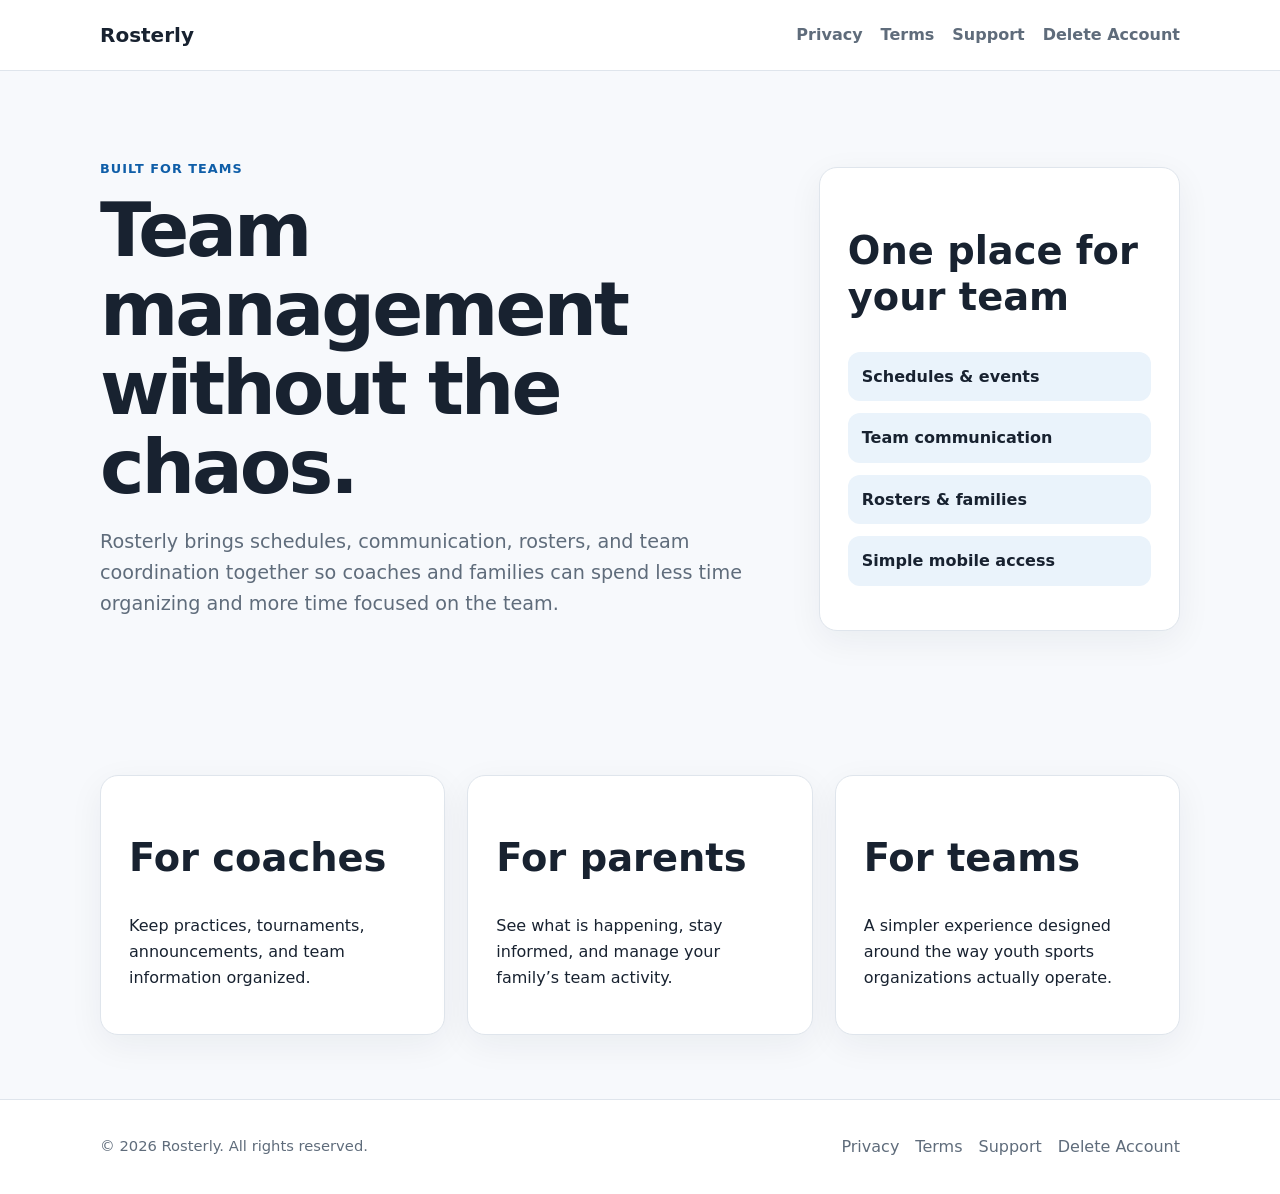
<file: index.html>
<!doctype html><html lang="en"><head><meta charset="utf-8"><meta name="viewport" content="width=device-width,initial-scale=1"><title>Rosterly | Team Management Made Simple</title><meta name="description" content="Rosterly helps sports teams manage schedules, communication, rosters, and team activities in one place."><link rel="stylesheet" href="styles.css"></head><body><header class="site-header"><div class="container nav"><a class="brand" href="./">Rosterly</a><nav class="nav-links"><a href="./privacy/">Privacy</a><a href="./terms/">Terms</a><a href="./support/">Support</a><a href="./delete-account/">Delete Account</a></nav></div></header><main><section class="hero"><div class="container hero-grid"><div><div class="eyebrow">Built for teams</div><h1>Team management without the chaos.</h1><p class="lead">Rosterly brings schedules, communication, rosters, and team coordination together so coaches and families can spend less time organizing and more time focused on the team.</p></div><div class="card"><h2>One place for your team</h2><ul class="feature-list"><li>Schedules & events</li><li>Team communication</li><li>Rosters & families</li><li>Simple mobile access</li></ul></div></div></section><section class="section"><div class="container"><div class="grid-3"><div class="card"><h2>For coaches</h2><p>Keep practices, tournaments, announcements, and team information organized.</p></div><div class="card"><h2>For parents</h2><p>See what is happening, stay informed, and manage your family’s team activity.</p></div><div class="card"><h2>For teams</h2><p>A simpler experience designed around the way youth sports organizations actually operate.</p></div></div></div></section></main><footer class="site-footer"><div class="container footer-row"><div class="small">© 2026 Rosterly. All rights reserved.</div><div class="footer-links"><a href="./privacy/">Privacy</a><a href="./terms/">Terms</a><a href="./support/">Support</a><a href="./delete-account/">Delete Account</a></div></div></footer></body></html>
</file>
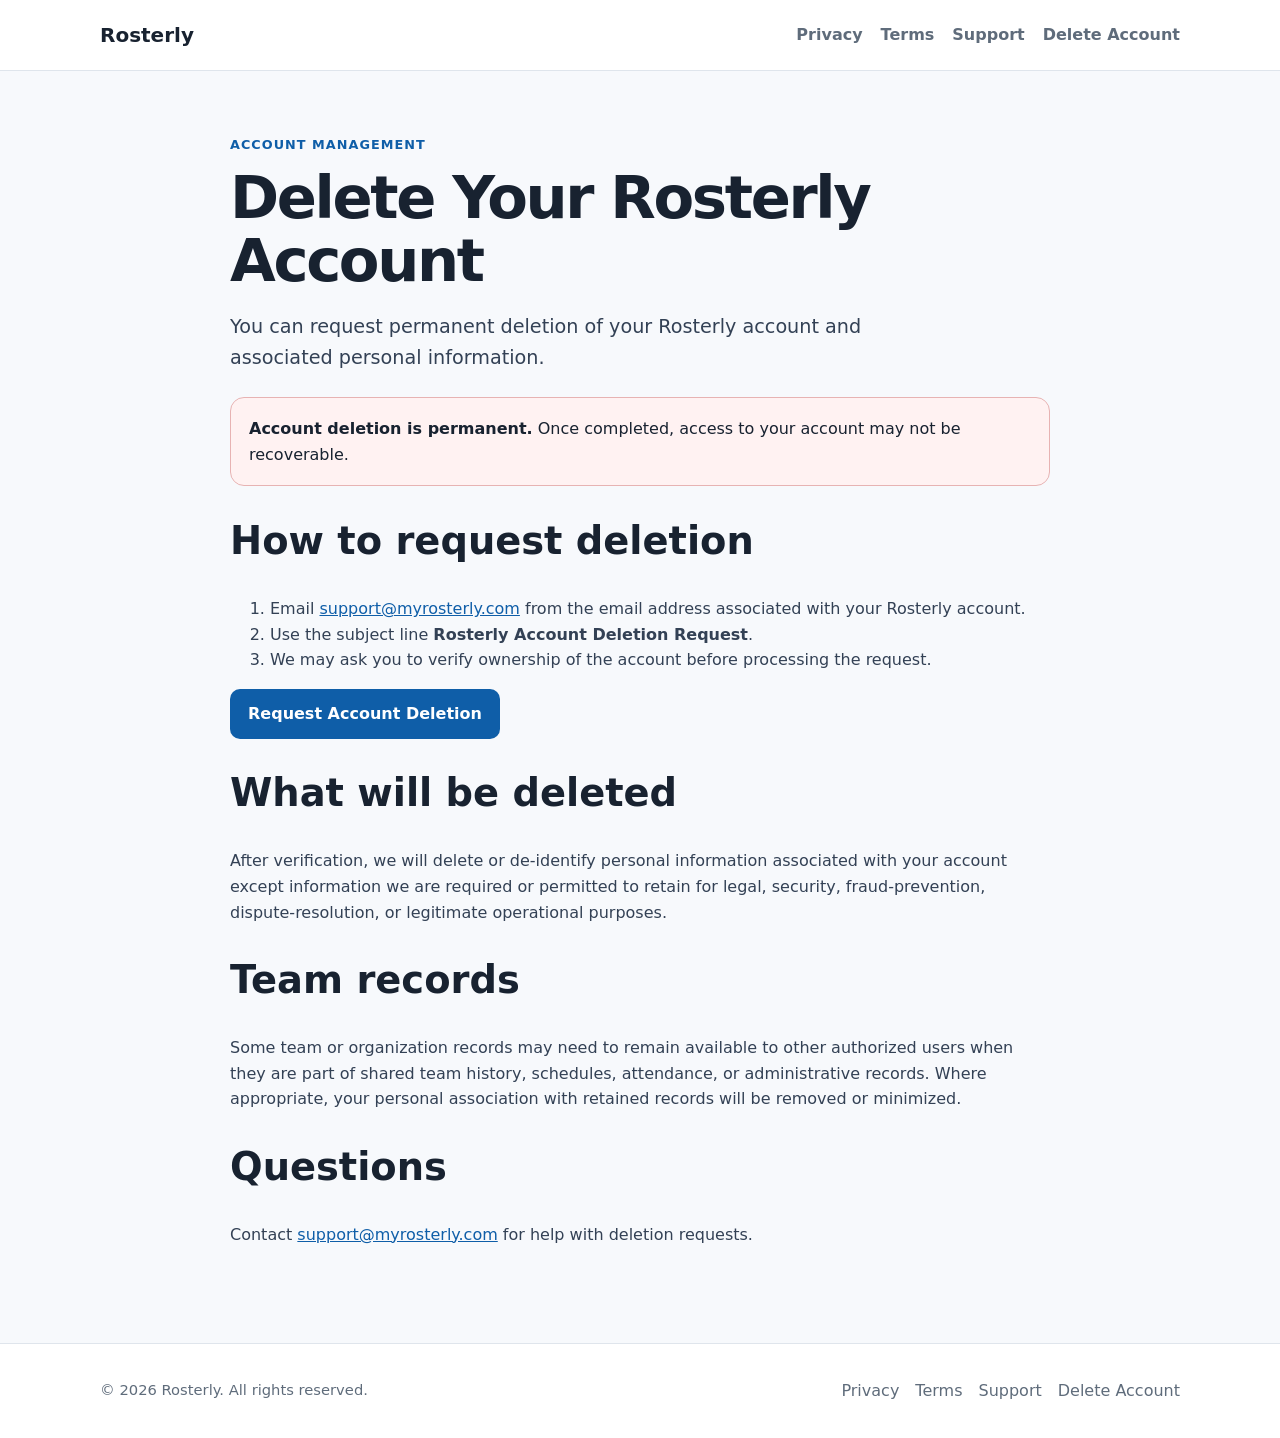
<file: delete-account/index.html>
<!doctype html><html lang="en"><head><meta charset="utf-8"><meta name="viewport" content="width=device-width,initial-scale=1"><title>Delete Account | Rosterly</title><meta name="description" content="Request deletion of your Rosterly account."><link rel="stylesheet" href="../styles.css"></head><body><header class="site-header"><div class="container nav"><a class="brand" href="../">Rosterly</a><nav class="nav-links"><a href="../privacy/">Privacy</a><a href="../terms/">Terms</a><a href="../support/">Support</a><a href="../delete-account/">Delete Account</a></nav></div></header><main class="page-shell"><div class="container page-content"><div class="eyebrow">Account Management</div><h1>Delete Your Rosterly Account</h1><p class="lead">You can request permanent deletion of your Rosterly account and associated personal information.</p><div class="notice danger"><strong>Account deletion is permanent.</strong> Once completed, access to your account may not be recoverable.</div><h2>How to request deletion</h2><ol><li>Email <a href="mailto:support@myrosterly.com?subject=Rosterly%20Account%20Deletion%20Request">support@myrosterly.com</a> from the email address associated with your Rosterly account.</li><li>Use the subject line <strong>Rosterly Account Deletion Request</strong>.</li><li>We may ask you to verify ownership of the account before processing the request.</li></ol><a class="button" href="mailto:support@myrosterly.com?subject=Rosterly%20Account%20Deletion%20Request">Request Account Deletion</a><h2>What will be deleted</h2><p>After verification, we will delete or de-identify personal information associated with your account except information we are required or permitted to retain for legal, security, fraud-prevention, dispute-resolution, or legitimate operational purposes.</p><h2>Team records</h2><p>Some team or organization records may need to remain available to other authorized users when they are part of shared team history, schedules, attendance, or administrative records. Where appropriate, your personal association with retained records will be removed or minimized.</p><h2>Questions</h2><p>Contact <a href="mailto:support@myrosterly.com">support@myrosterly.com</a> for help with deletion requests.</p></div></main><footer class="site-footer"><div class="container footer-row"><div class="small">© 2026 Rosterly. All rights reserved.</div><div class="footer-links"><a href="../privacy/">Privacy</a><a href="../terms/">Terms</a><a href="../support/">Support</a><a href="../delete-account/">Delete Account</a></div></div></footer></body></html>
</file>
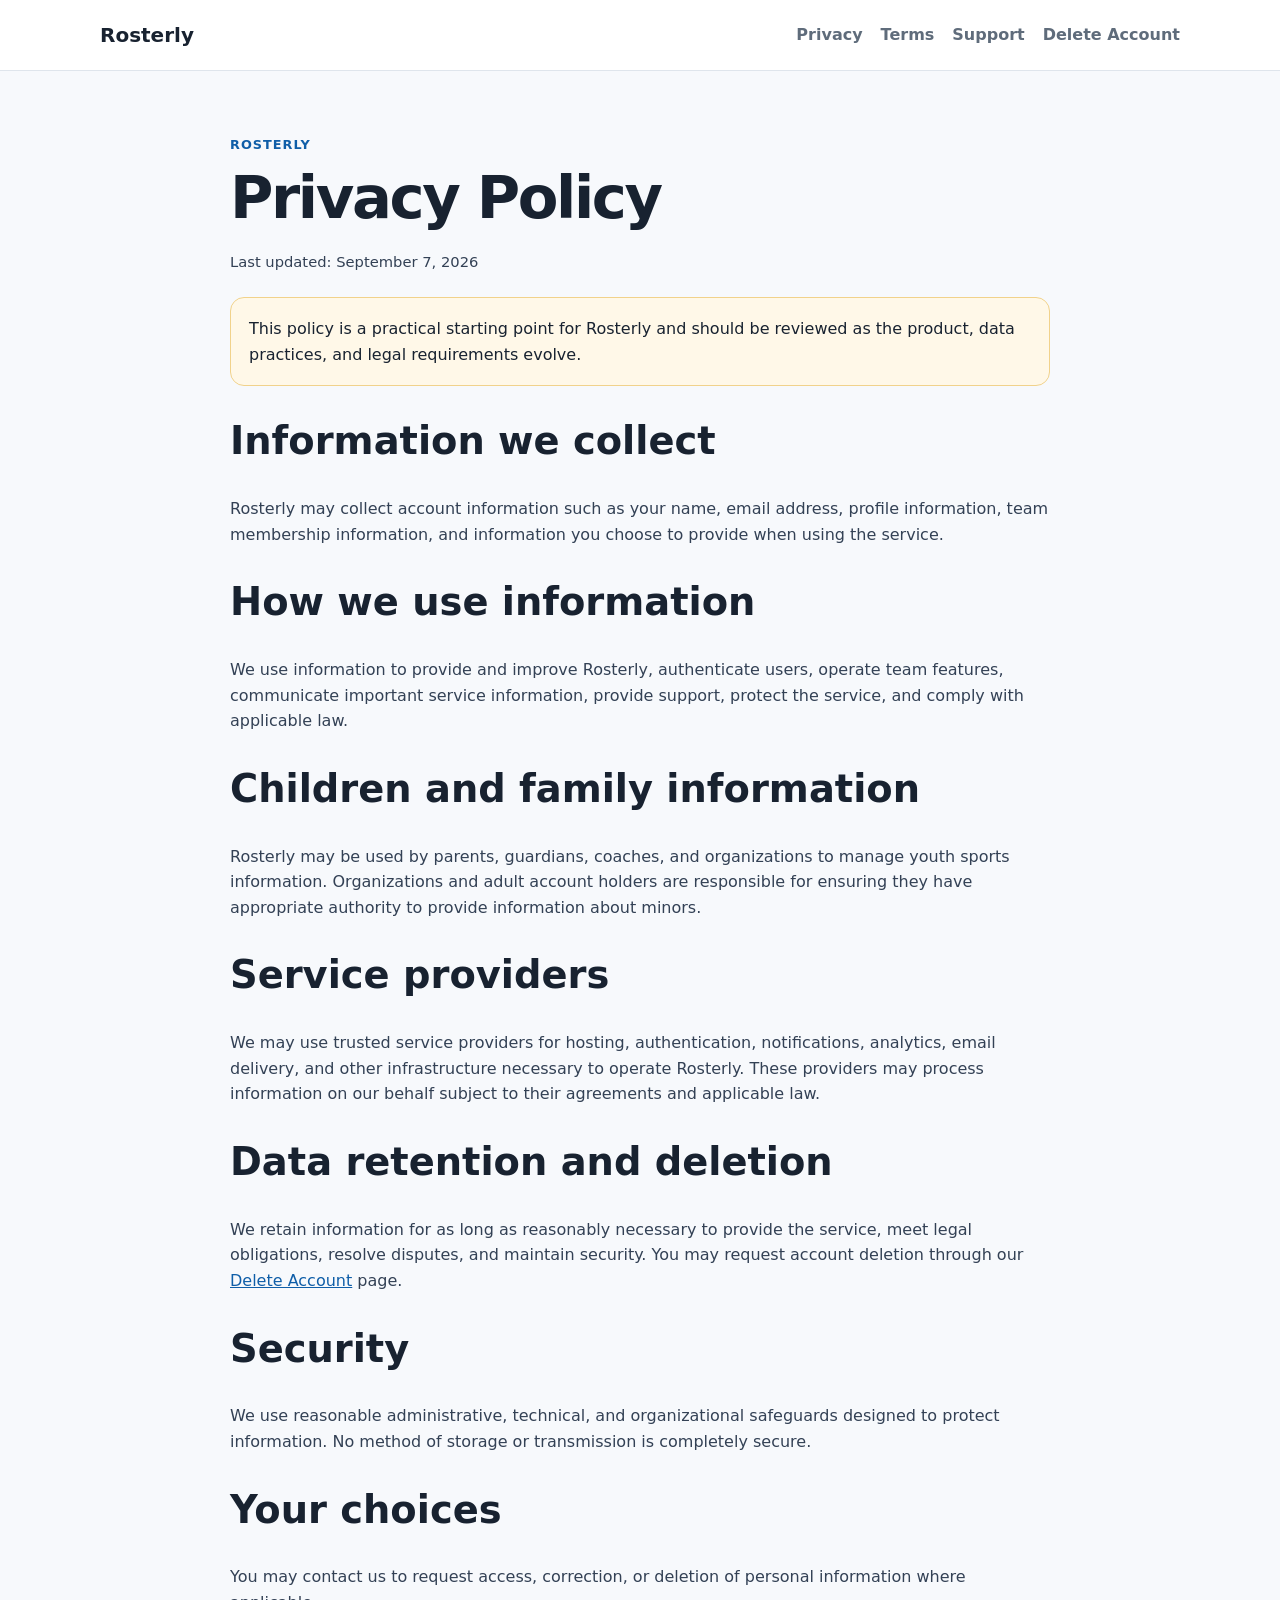
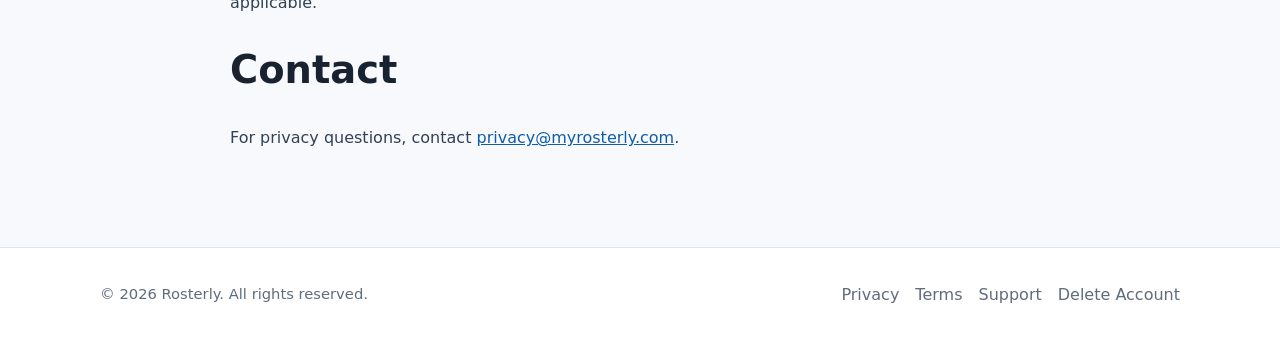
<file: privacy/index.html>
<!doctype html><html lang="en"><head><meta charset="utf-8"><meta name="viewport" content="width=device-width,initial-scale=1"><title>Privacy Policy | Rosterly</title><meta name="description" content="Rosterly privacy policy."><link rel="stylesheet" href="../styles.css"></head><body><header class="site-header"><div class="container nav"><a class="brand" href="../">Rosterly</a><nav class="nav-links"><a href="../privacy/">Privacy</a><a href="../terms/">Terms</a><a href="../support/">Support</a><a href="../delete-account/">Delete Account</a></nav></div></header><main class="page-shell"><div class="container page-content"><div class="eyebrow">Rosterly</div><h1>Privacy Policy</h1><p class="small">Last updated: September 7, 2026</p><div class="notice">This policy is a practical starting point for Rosterly and should be reviewed as the product, data practices, and legal requirements evolve.</div><h2>Information we collect</h2><p>Rosterly may collect account information such as your name, email address, profile information, team membership information, and information you choose to provide when using the service.</p><h2>How we use information</h2><p>We use information to provide and improve Rosterly, authenticate users, operate team features, communicate important service information, provide support, protect the service, and comply with applicable law.</p><h2>Children and family information</h2><p>Rosterly may be used by parents, guardians, coaches, and organizations to manage youth sports information. Organizations and adult account holders are responsible for ensuring they have appropriate authority to provide information about minors.</p><h2>Service providers</h2><p>We may use trusted service providers for hosting, authentication, notifications, analytics, email delivery, and other infrastructure necessary to operate Rosterly. These providers may process information on our behalf subject to their agreements and applicable law.</p><h2>Data retention and deletion</h2><p>We retain information for as long as reasonably necessary to provide the service, meet legal obligations, resolve disputes, and maintain security. You may request account deletion through our <a href="../delete-account/">Delete Account</a> page.</p><h2>Security</h2><p>We use reasonable administrative, technical, and organizational safeguards designed to protect information. No method of storage or transmission is completely secure.</p><h2>Your choices</h2><p>You may contact us to request access, correction, or deletion of personal information where applicable.</p><h2>Contact</h2><p>For privacy questions, contact <a href="mailto:privacy@myrosterly.com">privacy@myrosterly.com</a>.</p></div></main><footer class="site-footer"><div class="container footer-row"><div class="small">© 2026 Rosterly. All rights reserved.</div><div class="footer-links"><a href="../privacy/">Privacy</a><a href="../terms/">Terms</a><a href="../support/">Support</a><a href="../delete-account/">Delete Account</a></div></div></footer></body></html>
</file>
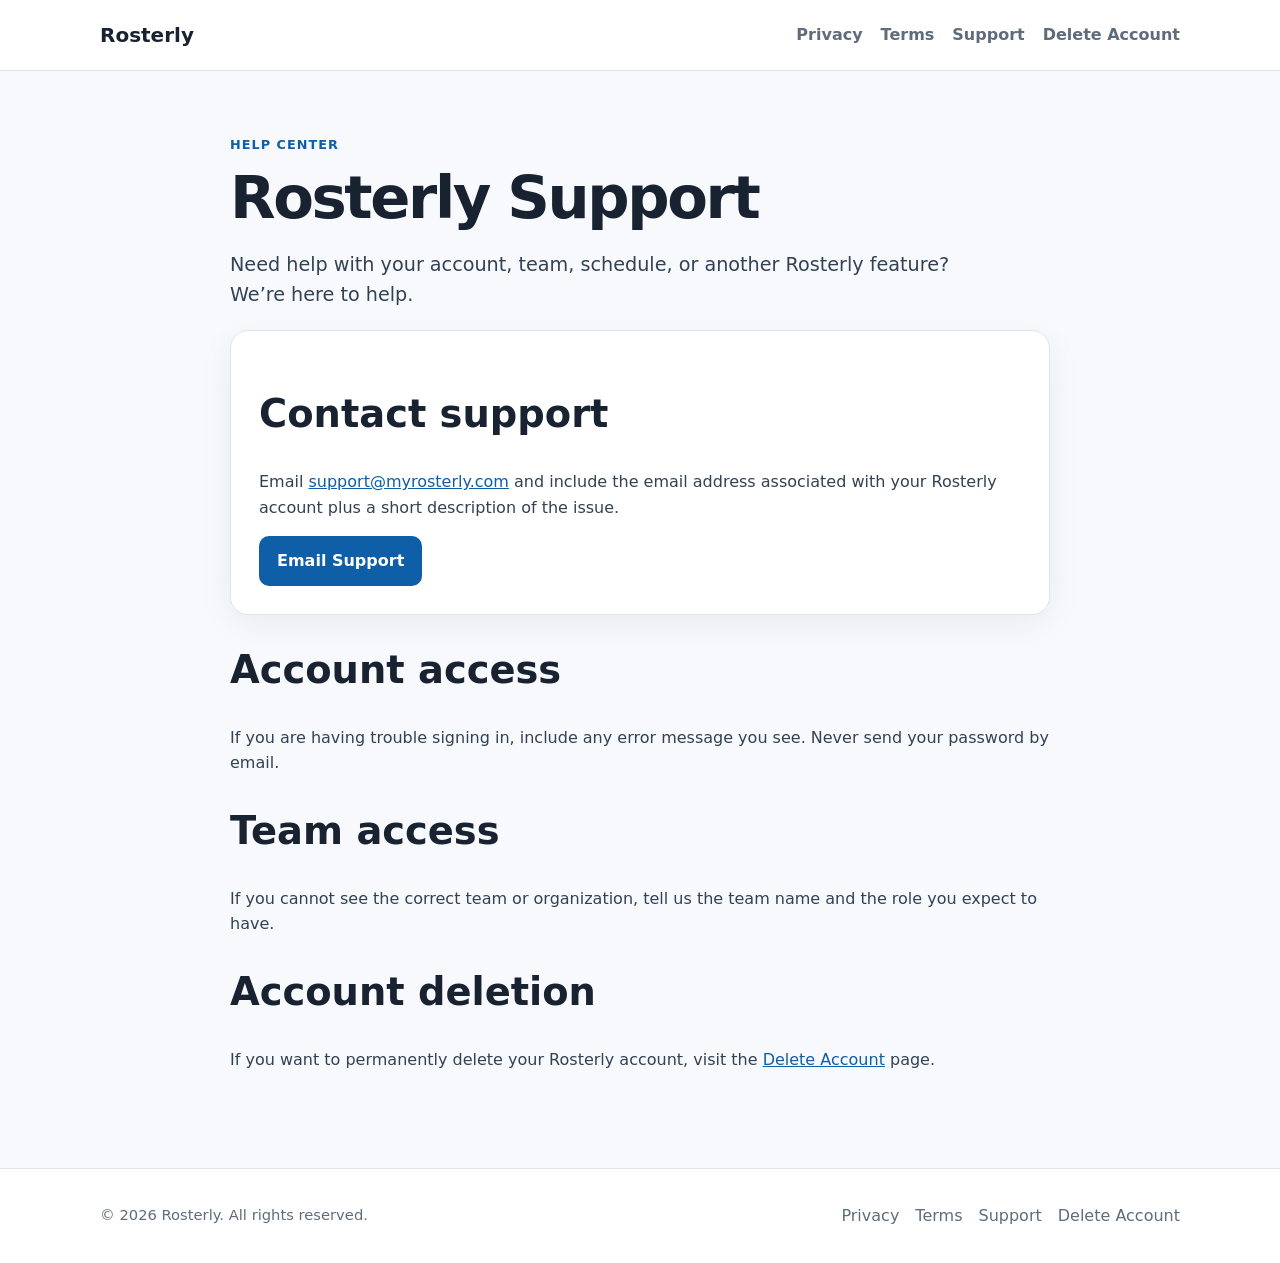
<file: support/index.html>
<!doctype html><html lang="en"><head><meta charset="utf-8"><meta name="viewport" content="width=device-width,initial-scale=1"><title>Support | Rosterly</title><meta name="description" content="Get support for your Rosterly account and team."><link rel="stylesheet" href="../styles.css"></head><body><header class="site-header"><div class="container nav"><a class="brand" href="../">Rosterly</a><nav class="nav-links"><a href="../privacy/">Privacy</a><a href="../terms/">Terms</a><a href="../support/">Support</a><a href="../delete-account/">Delete Account</a></nav></div></header><main class="page-shell"><div class="container page-content"><div class="eyebrow">Help Center</div><h1>Rosterly Support</h1><p class="lead">Need help with your account, team, schedule, or another Rosterly feature? We’re here to help.</p><div class="card"><h2>Contact support</h2><p>Email <a href="mailto:support@myrosterly.com">support@myrosterly.com</a> and include the email address associated with your Rosterly account plus a short description of the issue.</p><a class="button" href="mailto:support@myrosterly.com">Email Support</a></div><h2>Account access</h2><p>If you are having trouble signing in, include any error message you see. Never send your password by email.</p><h2>Team access</h2><p>If you cannot see the correct team or organization, tell us the team name and the role you expect to have.</p><h2>Account deletion</h2><p>If you want to permanently delete your Rosterly account, visit the <a href="../delete-account/">Delete Account</a> page.</p></div></main><footer class="site-footer"><div class="container footer-row"><div class="small">© 2026 Rosterly. All rights reserved.</div><div class="footer-links"><a href="../privacy/">Privacy</a><a href="../terms/">Terms</a><a href="../support/">Support</a><a href="../delete-account/">Delete Account</a></div></div></footer></body></html>
</file>
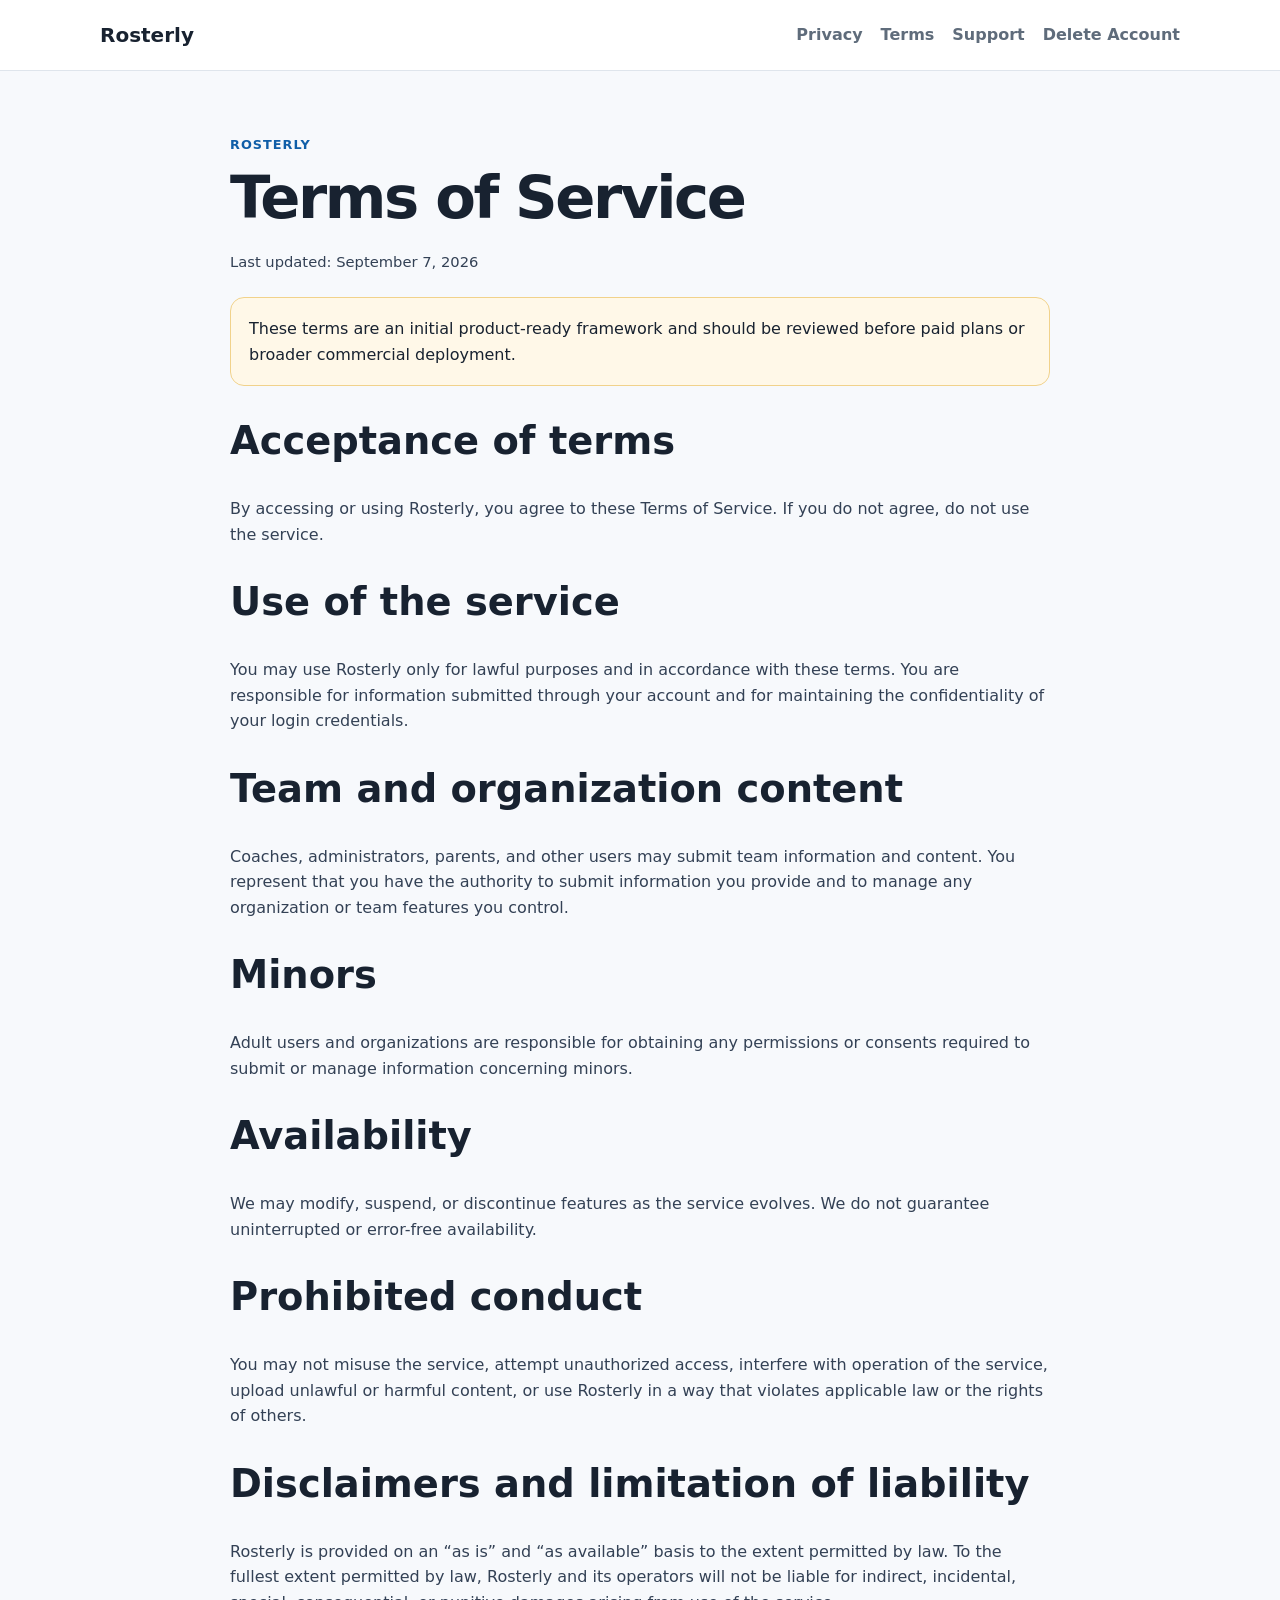
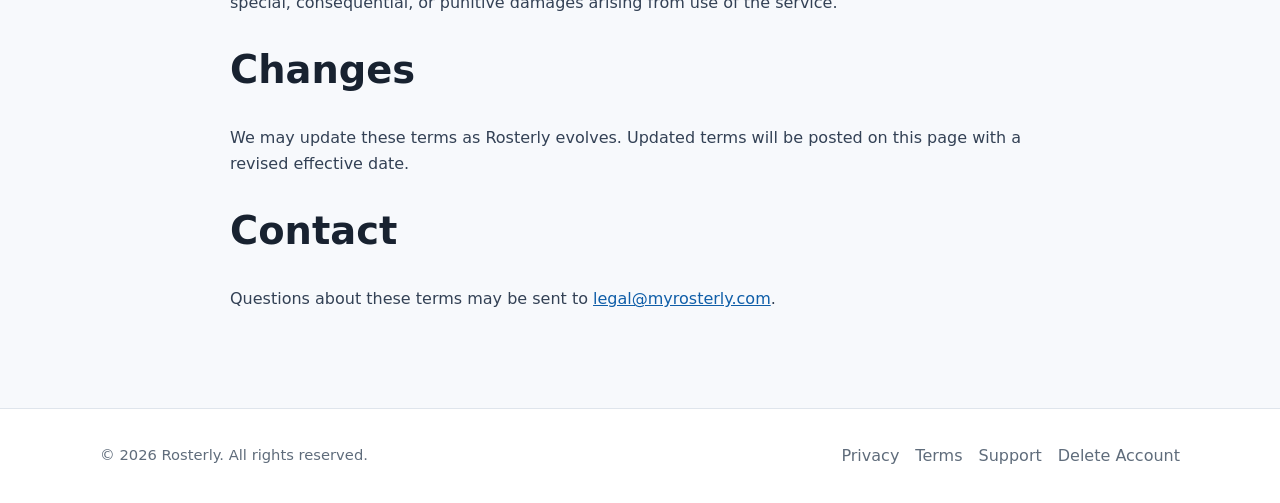
<file: terms/index.html>
<!doctype html><html lang="en"><head><meta charset="utf-8"><meta name="viewport" content="width=device-width,initial-scale=1"><title>Terms of Service | Rosterly</title><meta name="description" content="Rosterly terms of service."><link rel="stylesheet" href="../styles.css"></head><body><header class="site-header"><div class="container nav"><a class="brand" href="../">Rosterly</a><nav class="nav-links"><a href="../privacy/">Privacy</a><a href="../terms/">Terms</a><a href="../support/">Support</a><a href="../delete-account/">Delete Account</a></nav></div></header><main class="page-shell"><div class="container page-content"><div class="eyebrow">Rosterly</div><h1>Terms of Service</h1><p class="small">Last updated: September 7, 2026</p><div class="notice">These terms are an initial product-ready framework and should be reviewed before paid plans or broader commercial deployment.</div><h2>Acceptance of terms</h2><p>By accessing or using Rosterly, you agree to these Terms of Service. If you do not agree, do not use the service.</p><h2>Use of the service</h2><p>You may use Rosterly only for lawful purposes and in accordance with these terms. You are responsible for information submitted through your account and for maintaining the confidentiality of your login credentials.</p><h2>Team and organization content</h2><p>Coaches, administrators, parents, and other users may submit team information and content. You represent that you have the authority to submit information you provide and to manage any organization or team features you control.</p><h2>Minors</h2><p>Adult users and organizations are responsible for obtaining any permissions or consents required to submit or manage information concerning minors.</p><h2>Availability</h2><p>We may modify, suspend, or discontinue features as the service evolves. We do not guarantee uninterrupted or error-free availability.</p><h2>Prohibited conduct</h2><p>You may not misuse the service, attempt unauthorized access, interfere with operation of the service, upload unlawful or harmful content, or use Rosterly in a way that violates applicable law or the rights of others.</p><h2>Disclaimers and limitation of liability</h2><p>Rosterly is provided on an “as is” and “as available” basis to the extent permitted by law. To the fullest extent permitted by law, Rosterly and its operators will not be liable for indirect, incidental, special, consequential, or punitive damages arising from use of the service.</p><h2>Changes</h2><p>We may update these terms as Rosterly evolves. Updated terms will be posted on this page with a revised effective date.</p><h2>Contact</h2><p>Questions about these terms may be sent to <a href="mailto:legal@myrosterly.com">legal@myrosterly.com</a>.</p></div></main><footer class="site-footer"><div class="container footer-row"><div class="small">© 2026 Rosterly. All rights reserved.</div><div class="footer-links"><a href="../privacy/">Privacy</a><a href="../terms/">Terms</a><a href="../support/">Support</a><a href="../delete-account/">Delete Account</a></div></div></footer></body></html>
</file>
<file: styles.css>
:root{--bg:#f7f9fc;--surface:#fff;--text:#182230;--muted:#5f6c7b;--border:#dfe5ec;--brand:#0f5ea8;--accent:#eaf3fb;--max:1080px}*{box-sizing:border-box}body{margin:0;font-family:Inter,ui-sans-serif,system-ui,-apple-system,BlinkMacSystemFont,"Segoe UI",sans-serif;background:var(--bg);color:var(--text);line-height:1.6}a{color:var(--brand)}.container{width:min(calc(100% - 32px),var(--max));margin:0 auto}.site-header{background:rgba(255,255,255,.96);border-bottom:1px solid var(--border);position:sticky;top:0}.nav{min-height:70px;display:flex;align-items:center;justify-content:space-between;gap:24px}.brand{text-decoration:none;font-size:1.25rem;font-weight:800;color:var(--text)}.nav-links{display:flex;gap:18px;flex-wrap:wrap}.nav-links a{text-decoration:none;color:var(--muted);font-weight:600}.hero{padding:88px 0 72px}.hero-grid{display:grid;grid-template-columns:1.3fr .7fr;gap:48px;align-items:center}.eyebrow{color:var(--brand);font-weight:800;text-transform:uppercase;letter-spacing:.08em;font-size:.8rem}h1{font-size:clamp(2.4rem,6vw,4.7rem);line-height:1.05;margin:12px 0 20px;letter-spacing:-.04em}h2{font-size:clamp(1.7rem,3vw,2.4rem);line-height:1.2}h3{margin-top:30px}.lead{font-size:1.2rem;color:var(--muted);max-width:720px}.card{background:var(--surface);border:1px solid var(--border);border-radius:18px;padding:28px;box-shadow:0 10px 35px rgba(24,34,48,.06)}.feature-list{display:grid;gap:12px;padding:0;list-style:none}.feature-list li{padding:12px 14px;background:var(--accent);border-radius:12px;font-weight:650}.section{padding:64px 0}.grid-3{display:grid;grid-template-columns:repeat(3,1fr);gap:22px}.page-shell{padding:64px 0 80px}.page-content{max-width:820px}.page-content h1{font-size:clamp(2.3rem,5vw,3.7rem)}.page-content p,.page-content li{color:#334155}.notice{background:#fff8e8;border:1px solid #f1d28b;border-radius:14px;padding:18px;margin:24px 0}.danger{background:#fff2f2;border-color:#e7b3b3}.button{display:inline-block;background:var(--brand);color:#fff;text-decoration:none;font-weight:750;padding:12px 18px;border-radius:10px}.site-footer{border-top:1px solid var(--border);background:#fff;padding:34px 0}.footer-row{display:flex;justify-content:space-between;gap:24px;flex-wrap:wrap}.footer-links{display:flex;gap:16px;flex-wrap:wrap}.footer-links a{color:var(--muted);text-decoration:none}.small{font-size:.92rem;color:var(--muted)}@media(max-width:760px){.nav{align-items:flex-start;flex-direction:column;padding:16px 0}.hero-grid,.grid-3{grid-template-columns:1fr}}
</file>
